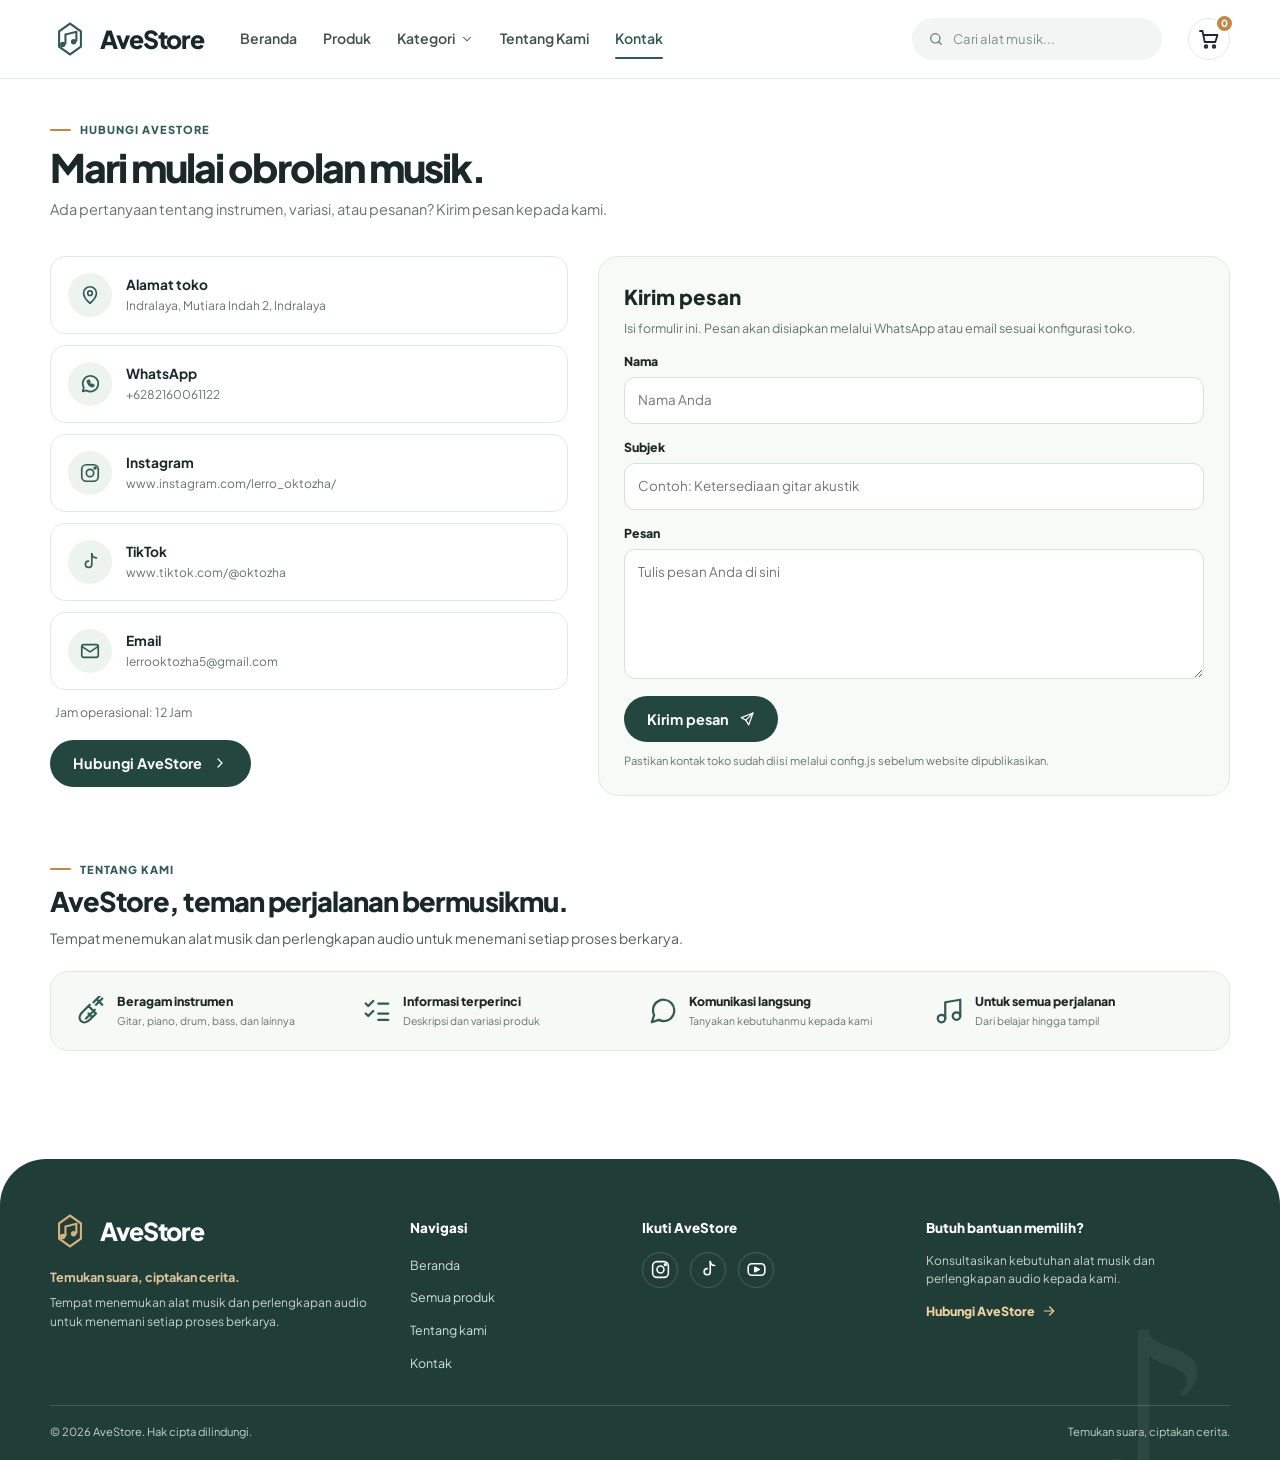
<file: contact.html>
<!DOCTYPE html>
<html lang="id">
<head>
  <meta charset="UTF-8">
  <meta name="viewport" content="width=device-width, initial-scale=1">
  <meta name="theme-color" content="#203d37">
  <title>Kontak – AveStore</title>
  <meta name="description" content="Hubungi AveStore untuk bertanya tentang gitar, piano, drum, bass, dan perlengkapan audio.">
  <link rel="preconnect" href="https://fonts.googleapis.com">
  <link rel="preconnect" href="https://fonts.gstatic.com" crossorigin>
  <link href="https://fonts.googleapis.com/css2?family=Plus+Jakarta+Sans:wght@400;500;600;700;800&display=swap" rel="stylesheet">
  <link rel="stylesheet" href="style.css">
  <script src="config.js" defer></script>
  <script src="script.js" defer></script>
</head>
<body data-page="contact">
  <div id="site-header"></div>
  <main class="container contact-main">
    <div class="page-head">
      <span class="eyebrow">Hubungi AveStore</span>
      <h1>Mari mulai obrolan musik.</h1>
      <p>Ada pertanyaan tentang instrumen, variasi, atau pesanan? Kirim pesan kepada kami.</p>
    </div>

    <div class="contact-grid">
      <section class="info-list" aria-label="Informasi kontak AveStore">
        <div class="info-card">
          <span class="bubble" data-icon="pin" data-size="22"></span>
          <div><strong>Alamat toko</strong><span id="c-address">Alamat toko belum diatur.</span></div>
        </div>
        <a class="info-card" id="c-wa" href="#contact-form">
          <span class="bubble" data-icon="whatsapp" data-size="22"></span>
          <div><strong>WhatsApp</strong><span id="c-wa-text">Nomor WhatsApp belum diatur.</span></div>
        </a>
        <a class="info-card" id="c-ig" href="#contact-form">
          <span class="bubble" data-icon="instagram" data-size="22"></span>
          <div><strong>Instagram</strong><span id="c-ig-text">Akun Instagram belum diatur.</span></div>
        </a>
        <a class="info-card" id="c-tt" href="#contact-form">
          <span class="bubble" data-icon="tiktok" data-size="22"></span>
          <div><strong>TikTok</strong><span id="c-tt-text">Akun TikTok belum diatur.</span></div>
        </a>
        <a class="info-card" id="c-mail" href="#contact-form">
          <span class="bubble" data-icon="mail" data-size="22"></span>
          <div><strong>Email</strong><span id="c-mail-text">Alamat email belum diatur.</span></div>
        </a>
        <p class="business-hours" id="c-hours" hidden></p>
        <a class="btn contact-cta" id="c-cta" href="#contact-form">Hubungi AveStore <span data-icon="chev-r" data-size="16"></span></a>
      </section>

      <form class="contact-form" id="contact-form">
        <h2>Kirim pesan</h2>
        <p class="form-intro">Isi formulir ini. Pesan akan disiapkan melalui WhatsApp atau email sesuai konfigurasi toko.</p>
        <label for="f-name">Nama</label>
        <input id="f-name" name="name" type="text" required autocomplete="name" maxlength="80" placeholder="Nama Anda">
        <label for="f-sub">Subjek</label>
        <input id="f-sub" name="subject" type="text" maxlength="120" placeholder="Contoh: Ketersediaan gitar akustik">
        <label for="f-msg">Pesan</label>
        <textarea id="f-msg" name="message" rows="5" required maxlength="1500" placeholder="Tulis pesan Anda di sini"></textarea>
        <button class="btn" type="submit">Kirim pesan <span data-icon="send" data-size="16"></span></button>
        <small id="contact-form-note">Pastikan kontak toko sudah diisi melalui config.js sebelum website dipublikasikan.</small>
      </form>
    </div>

    <section class="about" id="a-propos" aria-labelledby="t-about">
      <span class="eyebrow">Tentang Kami</span>
      <h2 id="t-about">AveStore, teman perjalanan bermusikmu.</h2>
      <p id="about-description">AveStore menyediakan alat musik dan perlengkapan audio untuk menemani setiap proses berkarya.</p>
      <ul class="trust">
        <li><span data-icon="guitar" data-size="30"></span><div><strong>Beragam instrumen</strong><small>Gitar, piano, drum, bass, dan lainnya</small></div></li>
        <li><span data-icon="list-check" data-size="30"></span><div><strong>Informasi terperinci</strong><small>Deskripsi dan variasi produk</small></div></li>
        <li><span data-icon="message" data-size="30"></span><div><strong>Komunikasi langsung</strong><small>Tanyakan kebutuhanmu kepada kami</small></div></li>
        <li><span data-icon="music" data-size="30"></span><div><strong>Untuk semua perjalanan</strong><small>Dari belajar hingga tampil</small></div></li>
      </ul>
    </section>
  </main>
  <div id="site-footer"></div>
  <div class="toast" id="toast" role="status" aria-live="polite"></div>
</body>
</html>
</file>
<file: style.css>
:root {
  --green: #315b52;
  --green-d: #23463f;
  --green-l: #edf3ef;
  --ink: #1b2926;
  --muted: #66736e;
  --line: #e2e9e5;
  --footer: #203d37;
  --gold: #bf8748;
  --gold-l: #f6eee3;
  --danger: #b33c43;
  --font: "Plus Jakarta Sans", system-ui, -apple-system, "Segoe UI", sans-serif;
}

* { box-sizing: border-box; margin: 0; padding: 0; }
html { scroll-behavior: smooth; }
body {
  color: var(--ink);
  background: #fff;
  font-family: var(--font);
  line-height: 1.55;
  -webkit-font-smoothing: antialiased;
}
body.cart-visible { overflow: hidden; }
a { color: inherit; text-decoration: none; }
ul { list-style: none; }
svg { display: block; max-width: 100%; }
button, input, textarea { font: inherit; }
button { color: inherit; cursor: pointer; }
:focus-visible { outline: 3px solid var(--gold); outline-offset: 3px; }
[hidden] { display: none !important; }
.container { width: min(1180px, calc(100% - 48px)); margin-inline: auto; }

/* Header dan navigasi */
.site-header {
  position: sticky;
  top: 0;
  z-index: 50;
  background: rgba(255,255,255,.96);
  border-bottom: 1px solid rgba(226,233,229,.8);
  backdrop-filter: blur(14px);
}
.header-in { display: flex; align-items: center; gap: 26px; min-height: 78px; }
.logo { display: inline-flex; align-items: center; gap: 10px; flex: none; font-size: 1.55rem; font-weight: 800; letter-spacing: -.045em; }
.logo .mark { width: 40px; height: 40px; color: var(--green); flex: none; }
.logo.light { color: #fff; }
.logo.light .mark { color: #d9b27c; }
.nav { display: flex; align-items: center; gap: 26px; margin-left: 10px; }
.nav > a, .nav summary {
  position: relative;
  display: inline-flex;
  align-items: center;
  gap: 5px;
  min-height: 42px;
  color: #40504b;
  font-size: .88rem;
  font-weight: 600;
  cursor: pointer;
  list-style: none;
}
.nav summary::-webkit-details-marker { display: none; }
.nav > a:hover, .nav summary:hover, .nav > a.active { color: var(--green); }
.nav > a.active::after { content: ""; position: absolute; left: 0; right: 0; bottom: 1px; height: 2px; border-radius: 2px; background: var(--green); }
.has-menu { position: relative; }
.menu {
  position: absolute;
  top: calc(100% + 3px);
  left: -15px;
  z-index: 55;
  min-width: 210px;
  padding: 8px;
  border: 1px solid var(--line);
  border-radius: 15px;
  background: #fff;
  box-shadow: 0 16px 38px rgba(24,47,40,.13);
}
.menu a { display: block; padding: 10px 12px; border-radius: 9px; font-size: .86rem; }
.menu a:hover { color: var(--green); background: var(--green-l); }
.search {
  display: flex;
  align-items: center;
  gap: 9px;
  width: min(250px, 24vw);
  min-width: 175px;
  margin-left: auto;
  padding: 10px 15px;
  border: 1px solid transparent;
  border-radius: 999px;
  color: var(--muted);
  background: #f2f5f3;
}
.search:focus-within { border-color: #b9cfc5; background: #fff; }
.search input { width: 100%; min-width: 0; border: 0; outline: 0; color: var(--ink); background: transparent; font-size: .82rem; }
.search input::placeholder { color: #829089; }
.header-actions { display: flex; align-items: center; gap: 12px; }
.icon-btn { position: relative; display: grid; place-items: center; width: 42px; height: 42px; border: 1px solid var(--line); border-radius: 50%; background: #fff; }
.icon-btn:hover { border-color: #b9cfc5; color: var(--green); background: var(--green-l); }
.badge-count { position: absolute; top: -5px; right: -5px; display: grid; place-items: center; min-width: 19px; height: 19px; padding: 0 4px; border: 2px solid #fff; border-radius: 999px; color: #fff; background: var(--gold); font-size: .62rem; font-weight: 800; }
.burger { display: none; place-items: center; width: 42px; height: 42px; border: 1px solid var(--line); border-radius: 50%; background: #fff; }

/* Tombol dan label */
.btn, .btn-outline {
  display: inline-flex;
  align-items: center;
  justify-content: center;
  gap: 10px;
  min-height: 46px;
  border-radius: 999px;
  font-size: .9rem;
  font-weight: 700;
  transition: transform .2s, background .2s, border-color .2s, color .2s;
}
.btn { padding: 12px 23px; color: #fff; background: var(--green-d); }
.btn:hover { transform: translateY(-1px); background: var(--green); }
.btn-outline { padding: 11px 21px; border: 1.5px solid var(--green); color: var(--green); background: transparent; }
.btn-outline:hover { color: #fff; background: var(--green); }
.round-btn, .hero-nav { display: grid; place-items: center; width: 42px; height: 42px; border: 1px solid var(--line); border-radius: 50%; background: #fff; box-shadow: 0 3px 10px rgba(22,43,36,.07); }
.round-btn:hover, .hero-nav:hover { color: var(--green); border-color: #b8cec4; background: var(--green-l); }
.arrows { display: flex; gap: 9px; }
.pill-badge { display: inline-flex; align-items: center; gap: 7px; padding: 5px 12px; border: 1px solid #d8e5dd; border-radius: 999px; color: var(--green); background: var(--green-l); font-size: .74rem; font-weight: 700; }
.pill-badge.white { border-color: rgba(255,255,255,.65); background: rgba(255,255,255,.8); }

/* Hero / beranda */
.hero { margin-top: 14px; }
.hero-card {
  position: relative;
  display: grid;
  grid-template-columns: minmax(0, .95fr) minmax(0, 1.05fr);
  grid-template-rows: minmax(0, 1fr);
  align-items: center;
  gap: 22px;
  height: 490px;
  min-height: 490px;
  padding: 38px 76px 52px;
  overflow: hidden;
  border-radius: 28px;
  background: color(white);
}
.hero-text { position: relative; z-index: 4; min-width: 0; min-height: 318px; transition: opacity .25s; }
.hero h1 { max-width: 570px; margin: 17px 0 13px; font-size: clamp(2.15rem, 4.2vw, 3.35rem); line-height: 1.07; letter-spacing: -.055em; font-weight: 800; }
.hero h1 span { display: block; }
.hero h1 .accent { color: var(--green); }
.hero p { max-width: 440px; min-height: 54px; margin-bottom: 22px; color: #4e5b55; font-size: .94rem; }
.hero-feats { display: flex; flex-wrap: wrap; gap: 12px 22px; margin-top: 27px; }
.hero-feats li { display: flex; align-items: center; gap: 9px; color: #45534d; font-size: .7rem; line-height: 1.4; }
.hero-feats svg { flex: none; color: var(--green); }
.hero-art { position: relative; align-self: stretch; min-width: 0; height: 100%; transition: opacity .25s; }
.hero-photo { position: absolute; inset: 0; z-index: 2; display: block; width: 100%; height: 100%; object-fit: contain; object-position: center bottom; }
.hero-art::after { content: ""; position: absolute; right: 1%; bottom: 4px; left: 1%; height: 82px; border-radius: 50%; background: linear-gradient(#fff, #e5e9e5); box-shadow: 0 14px 30px rgba(28,48,39,.13); }
.ha { position: absolute; display: grid; place-items: end center; max-width: 60%; filter: drop-shadow(0 11px 14px rgba(0,0,0,.16)); }
.ha svg, .ha img { width: auto; height: 100%; max-width: 100%; max-height: 100%; object-fit: contain; }
.is-fading .hero-text, .is-fading .hero-art { opacity: 0; }
.hero-nav { position: absolute; top: 50%; z-index: 8; transform: translateY(-50%); width: 42px; height: 42px; }
.hero-nav.prev { left: 16px; }
.hero-nav.next { right: 16px; }
.dots { position: absolute; z-index: 8; bottom: 17px; left: 50%; display: flex; gap: 9px; transform: translateX(-50%); }
.dots button { width: 9px; height: 9px; padding: 0; border: 0; border-radius: 50%; background: #bdc9c2; }
.dots button[aria-selected="true"] { width: 23px; border-radius: 999px; background: var(--green); }

/* Bagian umum */
.section { padding-top: 54px; }
.sec-head { display: flex; align-items: flex-end; justify-content: space-between; gap: 18px; margin-bottom: 23px; }
.eyebrow { display: flex; align-items: center; gap: 9px; margin-bottom: 7px; color: var(--green); font-size: .69rem; font-weight: 800; letter-spacing: .09em; text-transform: uppercase; }
.eyebrow::before { content: ""; width: 21px; height: 2px; border-radius: 2px; background: var(--gold); }
.sec-head h2 { font-size: clamp(1.4rem, 2.5vw, 1.85rem); line-height: 1.2; letter-spacing: -.035em; font-weight: 800; }
.link-green { display: inline-flex; align-items: center; gap: 7px; color: var(--green); font-size: .83rem; font-weight: 700; }
.link-green:hover { text-decoration: underline; }

/* Kategori */
/* Kategori */
.cat-grid {
  display: grid;
  grid-template-columns: repeat(6, minmax(0, 1fr));
  gap: 15px;
}

.cat {
  min-width: 0;
  text-align: center;
}

.cat-img {
  display: grid;
  place-items: center;
  aspect-ratio: 1.2;
  padding: 12px;
  overflow: hidden;
  border: 1px solid #edf0ec;
  border-radius: 18px;
  background: linear-gradient(145deg, #f5f5ef, #e6eee8);
  transition: transform .2s, box-shadow .2s;
}

.cat-img img {
  width: 100%;
  height: 100%;
  object-fit: contain;
  border-radius: 10px;
}

.cat:hover .cat-img {
  transform: translateY(-3px);
  box-shadow: 0 10px 22px rgba(49,91,82,.13);
}

.cat > span {
  display: block;
  margin-top: 10px;
  font-size: .8rem;
  font-weight: 700;
}

/* Kartu produk */
.track { display: flex; gap: 18px; overflow-x: auto; padding-bottom: 6px; scroll-snap-type: x mandatory; scrollbar-width: thin; scrollbar-color: #c9d7ce transparent; }
.track .card { flex: 0 0 calc((100% - 54px) / 4); scroll-snap-align: start; }
.card { display: flex; min-width: 0; flex-direction: column; padding: 12px; border: 1px solid var(--line); border-radius: 18px; background: #fff; transition: transform .2s, box-shadow .2s; }
.card:hover { transform: translateY(-3px); box-shadow: 0 12px 28px rgba(26,53,44,.08); }
.card-img { position: relative; display: grid; place-items: center; height: 190px; padding: 16px; overflow: hidden; border-radius: 13px; background: linear-gradient(145deg, #f5f5f0, #e9eee9); }
.card-img.large { height: 205px; }
.card-img svg { width: auto; max-width: 100%; height: 145px; }
.card-img .instrument-image { width: 100%; height: 100%; object-fit: contain; }
.off { position: absolute; top: 10px; left: 10px; z-index: 2; padding: 4px 8px; border-radius: 8px; color: #fff; background: var(--gold); font-size: .66rem; font-weight: 800; }
.fav { position: absolute; top: 8px; right: 8px; z-index: 3; display: grid; place-items: center; width: 34px; height: 34px; border: 1px solid rgba(226,233,229,.85); border-radius: 50%; color: var(--ink); background: rgba(255,255,255,.9); }
.fav:hover, .fav[aria-pressed="true"] { color: var(--danger); }
.fav[aria-pressed="true"] svg { fill: currentColor; }
.card-body { display: flex; flex: 1; flex-direction: column; padding: 14px 4px 4px; }
.product-category { margin-bottom: 4px; color: var(--green); font-size: .67rem; font-weight: 800; letter-spacing: .07em; text-transform: uppercase; }
.card h3 { font-size: .94rem; line-height: 1.35; font-weight: 800; }
.desc { margin: 8px 0 11px; color: var(--muted); font-size: .77rem; }
.perks { display: flex; flex-wrap: wrap; gap: 6px; margin: 0 0 10px; }
.perks li { padding: 4px 8px; border-radius: 999px; color: var(--green); background: var(--green-l); font-size: .65rem; font-weight: 700; }
.variants { margin: 2px 0 12px; }
.variants > span { display: block; margin-bottom: 5px; color: var(--muted); font-size: .68rem; font-weight: 700; }
.variants > div { display: flex; flex-wrap: wrap; gap: 5px; }
.variants > div span { padding: 3px 8px; border: 1px solid var(--line); border-radius: 7px; color: #53615b; font-size: .65rem; }
.price { display: flex; align-items: baseline; flex-wrap: wrap; gap: 8px; margin: auto 0 13px; padding-top: 9px; }
.price strong { color: var(--green); font-size: 1.02rem; font-weight: 800; }
.price s { color: #8a9690; font-size: .72rem; }
.btn-add { display: flex; align-items: center; justify-content: center; gap: 8px; width: 100%; min-height: 42px; margin-top: auto; padding: 10px 12px; border: 0; border-radius: 11px; color: #fff; background: var(--green); font-size: .78rem; font-weight: 700; transition: background .2s; }
.btn-add:hover { background: var(--green-d); }
.wa-link { display: flex; align-items: center; justify-content: center; gap: 5px; margin-top: 11px; color: var(--green); font-size: .74rem; font-weight: 700; }
.wa-link:hover { text-decoration: underline; }
.empty-inline { padding: 30px 0; color: var(--muted); }

/* Promosi dan komitmen */
/* Promosi dan komitmen */
.promo {
  position: relative;
  display: grid;
  grid-template-columns: minmax(0, 1fr) minmax(0, 1fr);
  align-items: center;
  gap: 20px;
  min-height: 300px;
  padding: 38px 54px;
  overflow: hidden;
  border-radius: 25px;
  background: linear-gradient(112deg, #f4f2ed 0%, #e4ede7 100%);
}

.promo-text {
  grid-column: 1 / -1;
  justify-self: center;
  width: 100%;
  text-align: center;
}

.promo h2 {
  margin: 15px 0 10px;
  line-height: 1.14;
  letter-spacing: -.04em;
}

.promo .big {
  display: block;
  font-size: clamp(1.65rem, 3vw, 2.2rem);
  font-weight: 800;
}

.promo .sub {
  display: block;
  margin-top: 5px;
  color: var(--green);
  font-size: 1.2rem;
  font-weight: 800;
}

.promo p {
  max-width: 390px;
  margin: 0 auto 19px;
  color: #53615b;
  font-size: .88rem;
}

.trust {
  display: grid;
  grid-template-columns: repeat(4, minmax(0, 1fr));
  gap: 16px;
  padding: 20px 25px;
  border: 1px solid var(--line);
  border-radius: 18px;
  background: #f7f9f7;
}

.trust li {
  display: flex;
  align-items: center;
  gap: 11px;
  min-width: 0;
}

.trust li > span {
  flex: none;
  color: var(--green);
}

.trust strong {
  display: block;
  font-size: .77rem;
  font-weight: 800;
}

.trust small {
  display: block;
  margin-top: 2px;
  color: var(--muted);
  font-size: .66rem;
}

/* Halaman produk dan kontak */
.page-head { padding: 42px 0 9px; }
.page-head h1 { max-width: 760px; font-size: clamp(1.8rem, 4vw, 2.45rem); line-height: 1.13; letter-spacing: -.05em; font-weight: 800; }
.page-head p { max-width: 680px; margin-top: 9px; color: var(--muted); font-size: .91rem; }
.shop-toolbar { display: flex; align-items: center; justify-content: space-between; gap: 14px; margin: 18px 0 14px; }
.chips { display: flex; flex-wrap: wrap; gap: 8px; }
.chip { padding: 9px 15px; border: 1px solid var(--line); border-radius: 999px; color: #43534c; background: #fff; font-size: .76rem; font-weight: 700; }
.chip:hover { border-color: #b8cec4; background: var(--green-l); }
.chip[aria-pressed="true"] { border-color: var(--green-d); color: #fff; background: var(--green-d); }
.count { flex: none; color: var(--muted); font-size: .77rem; }
.grid { display: grid; grid-template-columns: repeat(auto-fill, minmax(235px, 1fr)); gap: 18px; padding-bottom: 18px; }
.empty { padding: 45px 0 70px; color: var(--muted); text-align: center; }
.contact-main { padding-bottom: 10px; }
.contact-grid { display: grid; grid-template-columns: minmax(0, .9fr) minmax(0, 1.1fr); align-items: start; gap: 30px; margin-top: 26px; }
.info-list { display: flex; flex-direction: column; align-items: stretch; gap: 11px; }
.info-card { display: flex; align-items: center; gap: 14px; width: 100%; min-height: 78px; padding: 14px 17px; border: 1px solid var(--line); border-radius: 15px; background: #fff; transition: border-color .2s, box-shadow .2s, background .2s; }
a.info-card:hover { border-color: #b6cfc3; background: #fcfdfc; box-shadow: 0 7px 20px rgba(49,91,82,.08); }
.bubble { display: grid; place-items: center; width: 44px; height: 44px; flex: none; border-radius: 50%; color: var(--green); background: var(--green-l); }
.info-card strong { display: block; font-size: .86rem; }
.info-card div > span { display: block; margin-top: 2px; color: var(--muted); font-size: .75rem; overflow-wrap: anywhere; }
.business-hours { padding: 2px 5px; color: var(--muted); font-size: .78rem; }
.contact-cta { align-self: flex-start; margin-top: 5px; }
.contact-form { padding: 25px; border: 1px solid var(--line); border-radius: 20px; background: #f8faf8; }
.contact-form h2 { font-size: 1.28rem; font-weight: 800; }
.form-intro { margin: 5px 0 12px; color: var(--muted); font-size: .78rem; }
.contact-form label { display: block; margin: 14px 0 6px; font-size: .77rem; font-weight: 800; }
.contact-form input, .contact-form textarea { display: block; width: 100%; padding: 12px 13px; border: 1px solid #d8e1db; border-radius: 11px; outline: 0; color: var(--ink); background: #fff; font-size: .84rem; }
.contact-form textarea { min-height: 124px; resize: vertical; }
.contact-form input:focus, .contact-form textarea:focus { border-color: var(--green); box-shadow: 0 0 0 3px rgba(49,91,82,.1); }
.contact-form .btn { margin-top: 17px; border: 0; }
.contact-form small { display: block; margin-top: 10px; color: var(--muted); font-size: .7rem; }
.about { margin-top: 58px; padding: 7px 0 30px; scroll-margin-top: 100px; }
.about h2 { font-size: 1.7rem; line-height: 1.2; letter-spacing: -.035em; font-weight: 800; }
.about > p { max-width: 720px; margin: 10px 0 22px; color: #53615b; font-size: .88rem; }

/* Footer */
.site-footer { position: relative; margin-top: 68px; padding: 52px 0 20px; overflow: hidden; border-radius: 46px 46px 0 0; color: #fff; background: var(--footer); }
.foot-grid { position: relative; z-index: 1; display: grid; grid-template-columns: 1.3fr .8fr 1fr 1.2fr; gap: 30px; }
.foot-brand .tag { margin: 10px 0 7px; color: #e3c79f; font-size: .79rem; font-weight: 700; }
.foot-brand p:last-child, .foot-grid p { color: #c4d3cd; font-size: .75rem; }
.foot-grid h3 { margin: 7px 0 13px; font-size: .84rem; font-weight: 800; }
.foot-grid li + li { margin-top: 8px; }
.foot-grid li a { color: #d2dfd9; font-size: .78rem; }
.foot-grid li a:hover { color: #fff; text-decoration: underline; }
.social { display: flex; flex-wrap: wrap; gap: 12px; }
.social a { display: grid; place-items: center; width: 36px; height: 36px; border: 1px solid rgba(255,255,255,.18); border-radius: 50%; color: #fff; }
.social a:hover { color: #f2d4a7; border-color: #f2d4a7; }
.social-empty { max-width: 200px; }
.footer-contact { display: inline-flex; align-items: center; gap: 6px; margin-top: 13px; color: #f0d1a2; font-size: .78rem; font-weight: 800; }
.footer-contact:hover { text-decoration: underline; }
.foot-bottom { position: relative; z-index: 1; display: flex; flex-wrap: wrap; justify-content: space-between; gap: 12px; margin-top: 30px; padding-top: 17px; border-top: 1px solid rgba(255,255,255,.15); color: #c4d3cd; font-size: .7rem; }
.foot-note { position: absolute; right: 5%; bottom: -54px; color: rgba(255,255,255,.06); font-size: 14rem; line-height: 1; }

/* Panel keranjang */
.cart-overlay { position: fixed; inset: 0; z-index: 100; display: grid; justify-items: end; opacity: 0; transition: opacity .2s; }
.cart-overlay.is-open { opacity: 1; }
.cart-backdrop { position: absolute; inset: 0; width: 100%; height: 100%; border: 0; background: rgba(14,27,23,.48); cursor: default; }
.cart-panel { position: relative; display: flex; width: min(510px, 100%); height: 100%; flex-direction: column; padding: 25px 25px 22px; transform: translateX(25px); background: #fff; box-shadow: -15px 0 45px rgba(0,0,0,.12); transition: transform .22s; }
.cart-overlay.is-open .cart-panel { transform: translateX(0); }
.cart-head { display: flex; align-items: center; justify-content: space-between; gap: 15px; padding-bottom: 17px; border-bottom: 1px solid var(--line); }
.cart-head .eyebrow { margin-bottom: 3px; }
.cart-head h2 { font-size: 1.3rem; letter-spacing: -.035em; }
.cart-close { display: grid; place-items: center; width: 39px; height: 39px; border: 1px solid var(--line); border-radius: 50%; background: #fff; font-size: 1.5rem; line-height: 1; }
.cart-close:hover { color: var(--danger); background: #fff5f5; }
.cart-body { flex: 1; min-height: 0; overflow-y: auto; }
.cart-empty { display: flex; min-height: 320px; flex-direction: column; align-items: center; justify-content: center; text-align: center; }
.cart-empty-icon { display: grid; place-items: center; width: 74px; height: 74px; margin-bottom: 17px; border-radius: 50%; color: var(--green); background: var(--green-l); }
.cart-empty strong { font-size: .98rem; }
.cart-empty p { max-width: 250px; margin: 5px 0 18px; color: var(--muted); font-size: .8rem; }
.cart-items { padding: 5px 0; }
.cart-item { display: grid; grid-template-columns: 78px minmax(0,1fr); gap: 12px; padding: 16px 0; border-bottom: 1px solid var(--line); }
.cart-item-art { display: grid; place-items: center; width: 78px; height: 78px; padding: 7px; border-radius: 11px; background: #f1f4f1; }
.cart-item-art svg, .cart-item-art img { width: auto; max-width: 100%; height: 62px; object-fit: contain; }
.cart-item-info { min-width: 0; }
.cart-item-info > strong { display: block; font-size: .8rem; }
.cart-item-info > span { display: block; margin-top: 3px; color: var(--green); font-size: .76rem; font-weight: 800; }
.cart-line-total { grid-column: 2; color: var(--ink); font-size: .8rem; }
.quantity-control { display: flex; align-items: center; gap: 9px; margin-top: 9px; }
.quantity-control button:not(.remove-item) { display: grid; place-items: center; width: 26px; height: 26px; border: 1px solid var(--line); border-radius: 7px; background: #fff; font-weight: 800; }
.quantity-control button:not(.remove-item):hover { background: var(--green-l); }
.quantity-control > span { min-width: 13px; text-align: center; font-size: .76rem; font-weight: 800; }
.remove-item { margin-left: auto; border: 0; color: var(--danger); background: none; font-size: .7rem; font-weight: 700; }
.remove-item:hover { text-decoration: underline; }
.cart-summary { padding-top: 17px; border-top: 1px solid var(--line); }
.cart-total-row { display: flex; align-items: center; justify-content: space-between; gap: 14px; }
.cart-total-row span { color: var(--muted); font-size: .82rem; }
.cart-total-row strong { font-size: 1.12rem; }
.cart-summary p { margin: 6px 0 15px; color: var(--muted); font-size: .7rem; }
.cart-checkout { width: 100%; border: 0; }
.cart-checkout:disabled { cursor: not-allowed; opacity: .45; }

/* Notifikasi */
.toast { position: fixed; left: 50%; bottom: 25px; z-index: 150; max-width: min(92vw, 480px); padding: 12px 19px; transform: translate(-50%, 18px); border: 1px solid rgba(255,255,255,.12); border-radius: 12px; color: #fff; background: #233a33; box-shadow: 0 10px 25px rgba(0,0,0,.14); font-size: .8rem; text-align: center; opacity: 0; pointer-events: none; transition: opacity .2s, transform .2s; }
.toast.show { transform: translate(-50%, 0); opacity: 1; }

/* Tablet */
@media (max-width: 1050px) {
  .header-in { flex-wrap: wrap; gap: 12px 16px; padding: 12px 0; }
  .burger { display: grid; order: 2; margin-left: auto; }
  .header-actions { order: 3; }
  .search { order: 4; width: 100%; min-width: 0; flex: 1 1 100%; margin: 0; }
  .nav { display: none; order: 5; width: 100%; flex: 1 1 100%; flex-direction: column; align-items: stretch; gap: 4px; margin: 0; padding: 5px 0 7px; }
  .nav.open { display: flex; }
  .nav > a, .nav summary { min-height: 40px; }
  .nav > a.active::after { bottom: 0; right: auto; width: 35px; }
  .menu { position: static; margin: 3px 0 8px; box-shadow: none; }
  .hero-card { height: 700px; min-height: 700px; grid-template-columns: 1fr; grid-template-rows: minmax(0, auto) 250px; align-content: center; gap: 2px; padding: 35px 42px 58px; }
  .hero-text { min-height: 0; }
  .hero h1 { max-width: 700px; }
  .hero p { min-height: 0; }
  .hero-feats { margin-top: 20px; }
  .hero-art { width: 100%; height: 250px; }
  .hero-nav { display: none; }
  .cat-grid { grid-template-columns: repeat(3, minmax(0, 1fr)); }
  .track .card { flex-basis: calc((100% - 36px) / 3); }
  .promo { min-height: 280px; padding: 32px; }
  .trust { grid-template-columns: repeat(2, minmax(0, 1fr)); }
  .foot-grid { grid-template-columns: 1fr 1fr; }
}

/* Ponsel */
@media (max-width: 620px) {
  .container { width: min(100% - 32px, 1180px); }
  .header-in { gap: 10px; }
  .logo { font-size: 1.4rem; }
  .logo .mark { width: 36px; height: 36px; }
  .header-actions { margin-left: 0; }
  .search { padding: 10px 13px; }
  .hero { margin-top: 9px; }
  .hero-card { height: 690px; min-height: 690px; grid-template-rows: minmax(0, auto) 205px; padding: 27px 22px 51px; border-radius: 21px; }
  .hero h1 { margin: 13px 0 10px; font-size: clamp(2rem, 9vw, 2.7rem); }
  .hero p { margin-bottom: 16px; font-size: .84rem; }
  .hero-feats { gap: 10px 14px; margin-top: 20px; }
  .hero-feats li { font-size: .63rem; }
  .hero-art { height: 205px; }
  .hero-art::after { height: 60px; }
  .dots { bottom: 15px; }
  .section { padding-top: 42px; }
  .sec-head { align-items: center; margin-bottom: 17px; }
  .sec-head h2 { font-size: 1.35rem; }
  .sec-head .link-green { font-size: .72rem; }
  .cat-grid { grid-template-columns: repeat(2, minmax(0, 1fr)); gap: 13px; }
  .cat-img { border-radius: 15px; }
  .cat-img svg { display: none;}
  .track .card { flex-basis: 78%; }
  .promo { grid-template-columns: 1fr; gap: 0; min-height: 430px; padding: 27px 23px 10px; }
  .promo-art { height: 190px; }
  .promo .big { font-size: 1.8rem; }
  .promo .sub { font-size: 1.05rem; }
  .trust { grid-template-columns: 1fr; gap: 14px; padding: 19px; }
  .trust small { font-size: .7rem; }
  .page-head { padding-top: 32px; }
  .page-head h1 { font-size: 1.8rem; }
  .shop-toolbar { display: block; }
  .count { margin-top: 12px; }
  .chips { gap: 7px; }
  .chip { padding: 8px 12px; font-size: .7rem; }
  .grid { grid-template-columns: repeat(2, minmax(0, 1fr)); gap: 12px; }
  .card { padding: 9px; border-radius: 15px; }
  .card-img, .card-img.large { height: 145px; padding: 11px; }
  .card-img svg { height: 112px; }
  .card h3 { font-size: .82rem; }
  .desc { font-size: .71rem; }
  .price { gap: 5px; }
  .price strong { font-size: .88rem; }
  .price s { font-size: .65rem; }
  .btn-add { min-height: 39px; padding: 8px 6px; font-size: .68rem; }
  .perks li, .variants > div span { font-size: .6rem; }
  .contact-grid { grid-template-columns: 1fr; gap: 20px; margin-top: 18px; }
  .contact-form { padding: 20px; }
  .about { margin-top: 42px; }
  .about h2 { font-size: 1.45rem; }
  .site-footer { margin-top: 50px; padding-top: 40px; border-radius: 30px 30px 0 0; }
  .foot-grid { grid-template-columns: 1fr 1fr; gap: 25px 18px; }
  .foot-brand { grid-column: 1 / -1; }
  .foot-bottom { flex-direction: column; }
  .cart-panel { padding: 20px 17px; }
}

@media (max-width: 390px) {
  .grid { grid-template-columns: 1fr; }
  .card-img, .card-img.large { height: 190px; }
  .card-img svg { height: 145px; }
  .hero-card { height: 720px; min-height: 720px; }
  .foot-grid { grid-template-columns: 1fr; }
  .foot-brand { grid-column: auto; }
}

@media (prefers-reduced-motion: reduce) {
  html { scroll-behavior: auto; }
  *, *::before, *::after { transition-duration: .01ms !important; animation-duration: .01ms !important; animation-iteration-count: 1 !important; }
}

.promo-text {
  display: flex;
  flex-direction: column;
  justify-content: center;
  align-items: center;
  height: 100%;
  text-align: center;
}

/* Bocchi search easter egg */
.bocchi-popup {
  position: fixed;
  inset: 0;
  z-index: 99999;
  display: flex;
  align-items: center;
  justify-content: center;
  padding: 20px;
  background: rgba(15, 25, 22, .45);
  backdrop-filter: blur(5px);
  opacity: 0;
  visibility: hidden;
  transition: opacity .25s ease, visibility .25s ease;
}

.bocchi-popup.show {
  opacity: 1;
  visibility: visible;
}

.bocchi-popup img {
  display: block;
  width: min(420px, 85vw);
  max-height: 75vh;
  object-fit: contain;
  border-radius: 18px;
  box-shadow: 0 20px 70px rgba(0, 0, 0, .3);
  transform: scale(.8);
  transition: transform .3s ease;
}

.bocchi-popup.show img {
  transform: scale(1);
}
</file>
